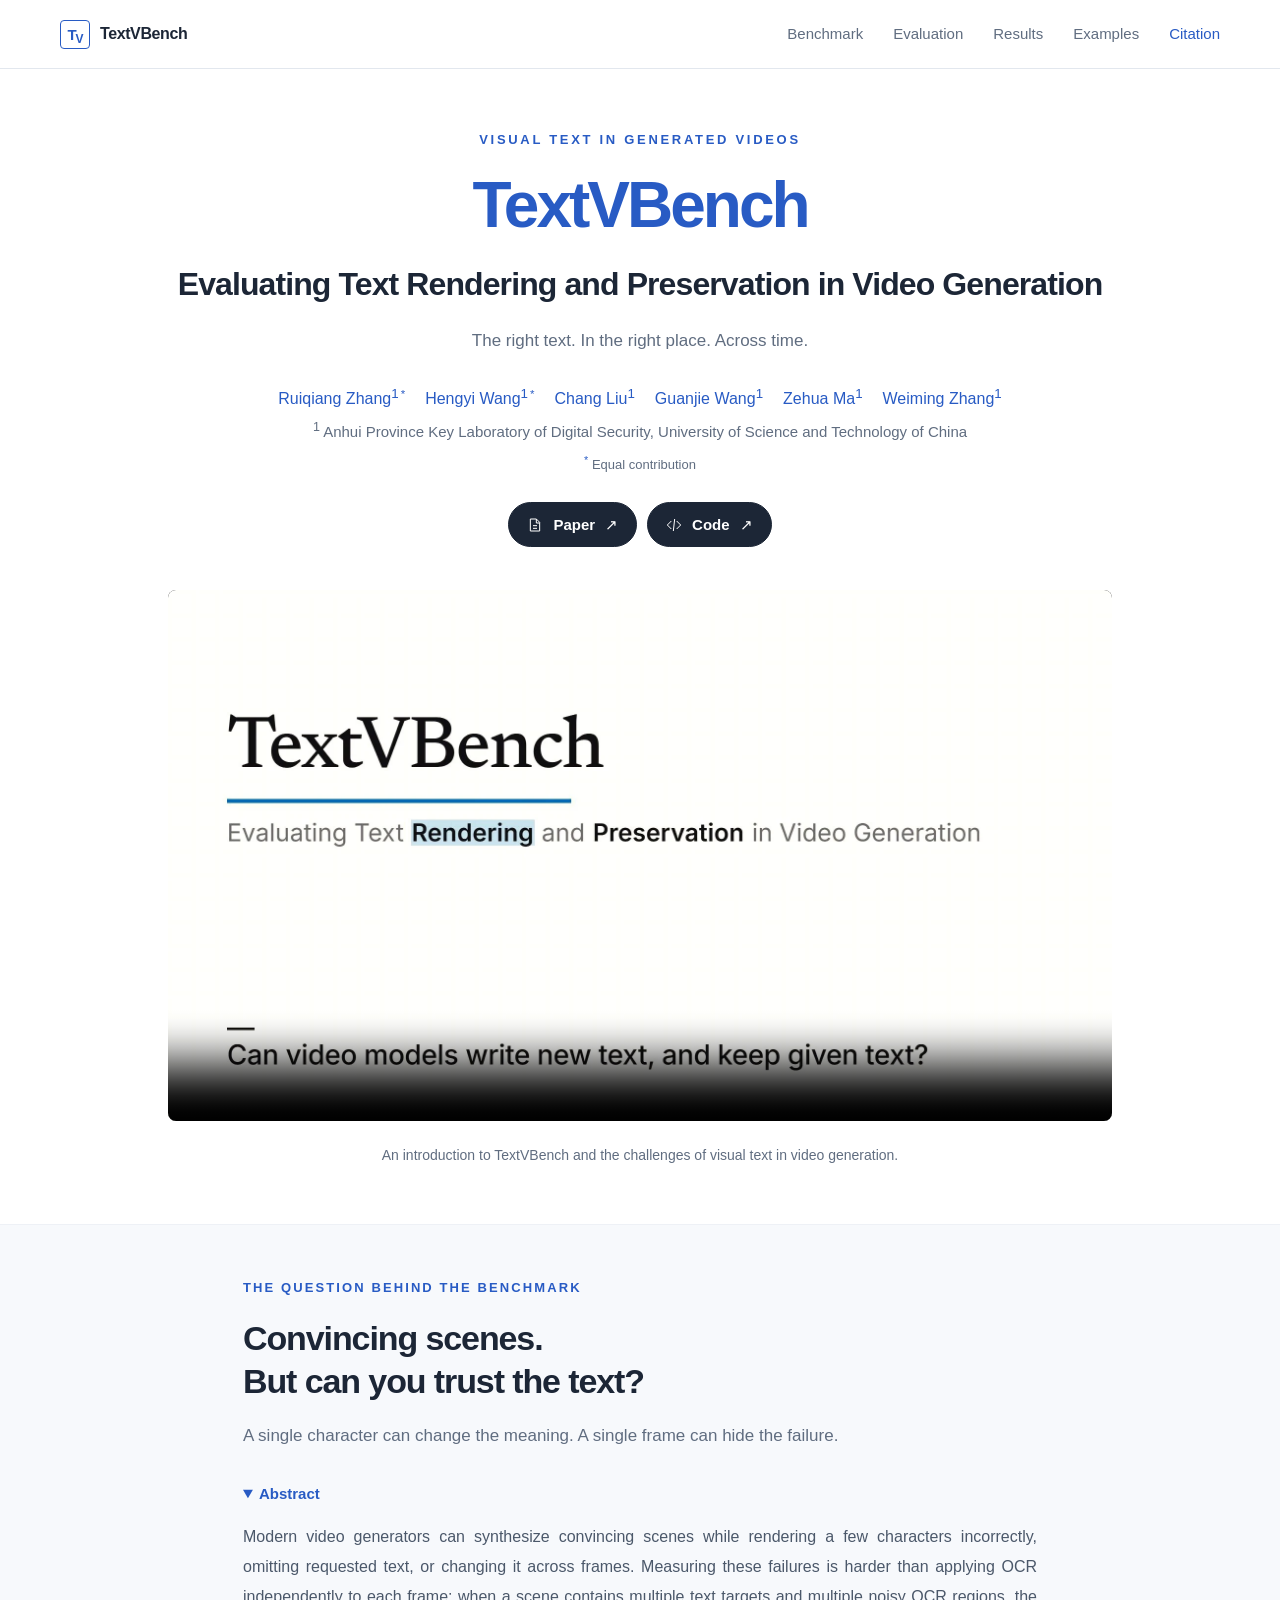
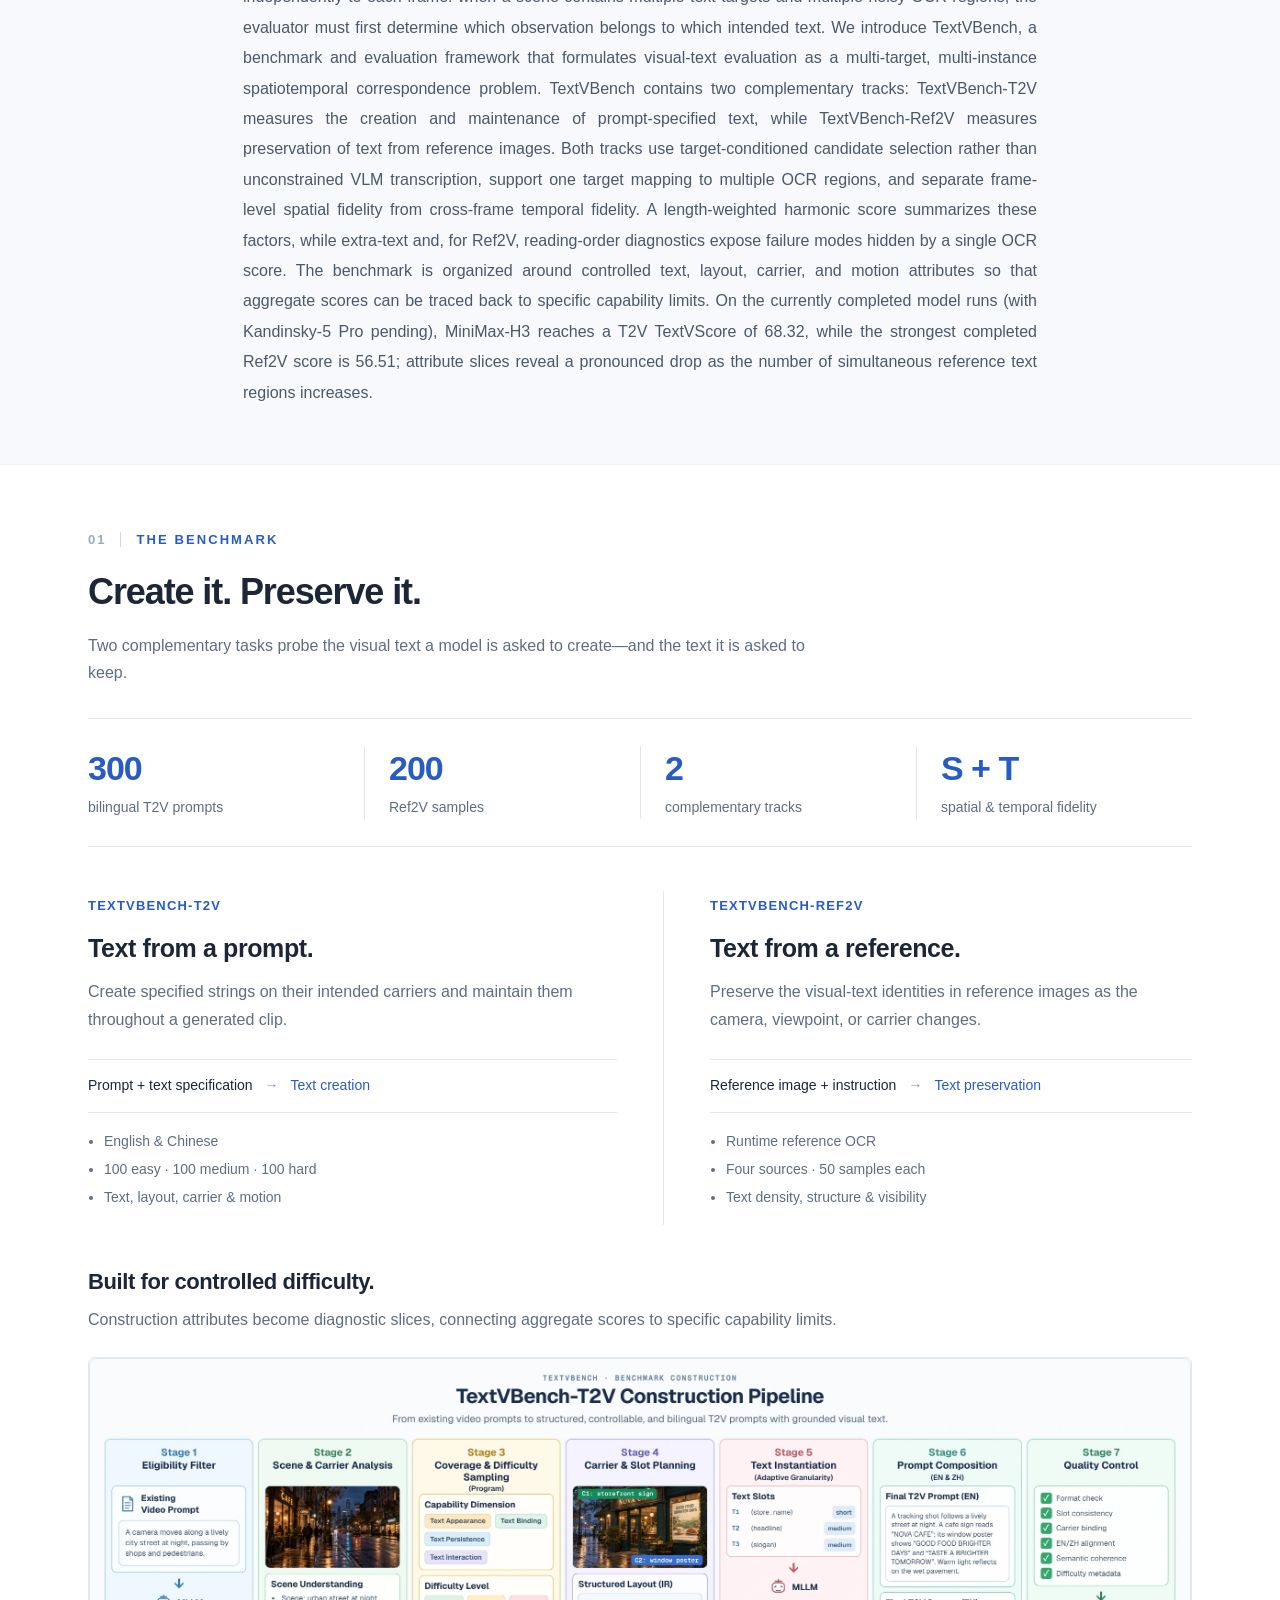
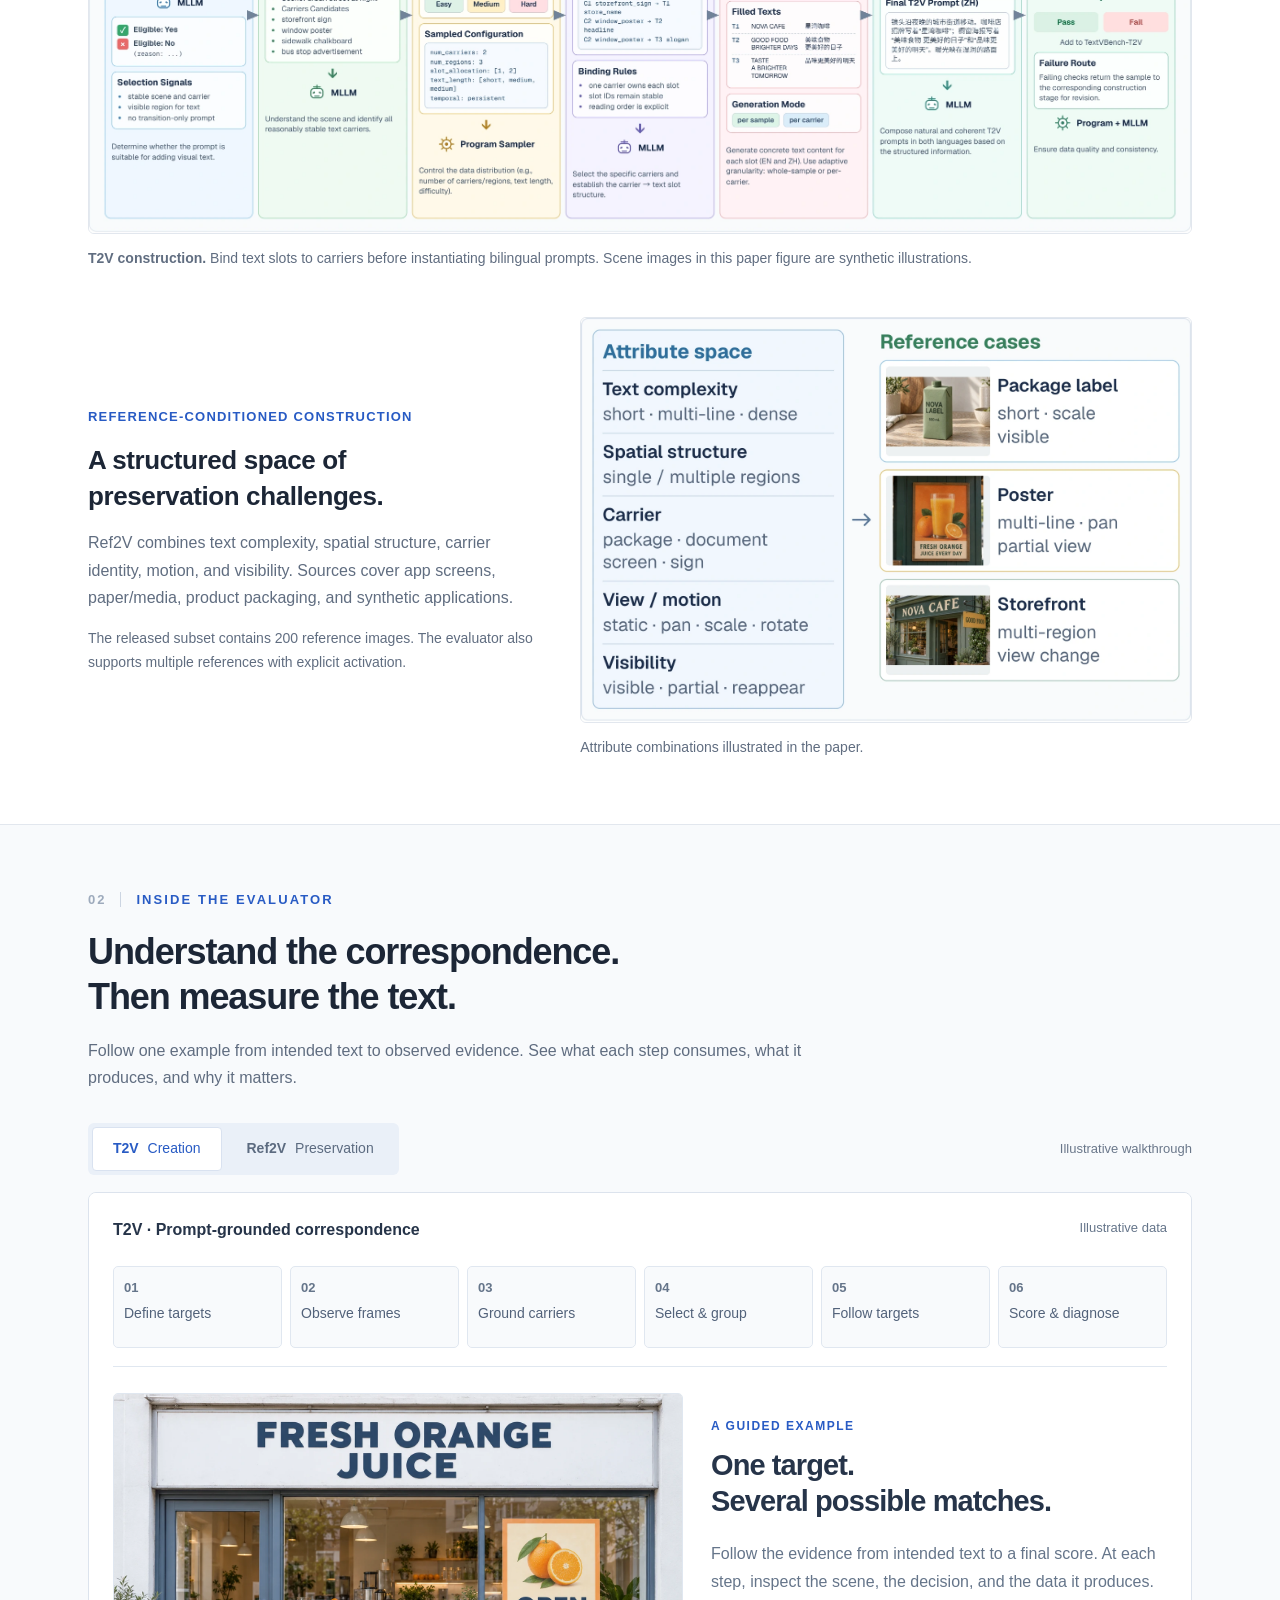
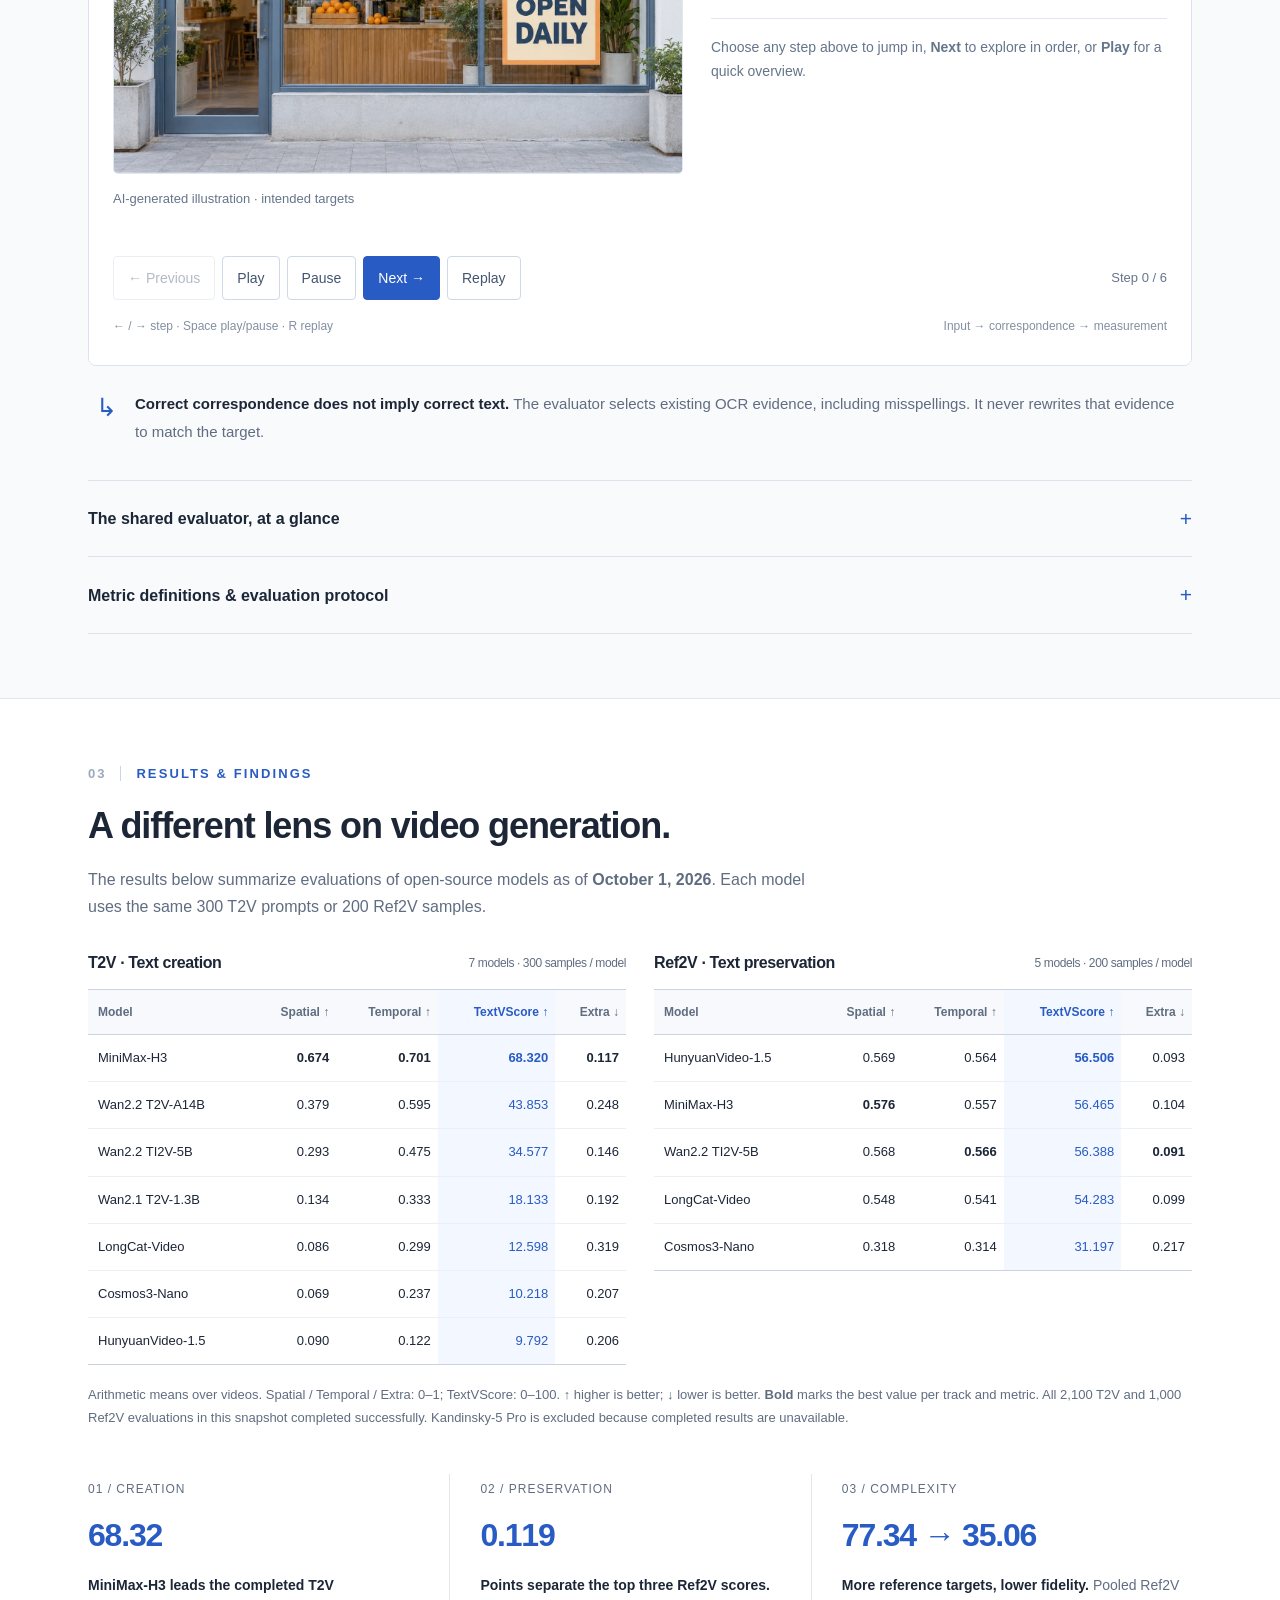
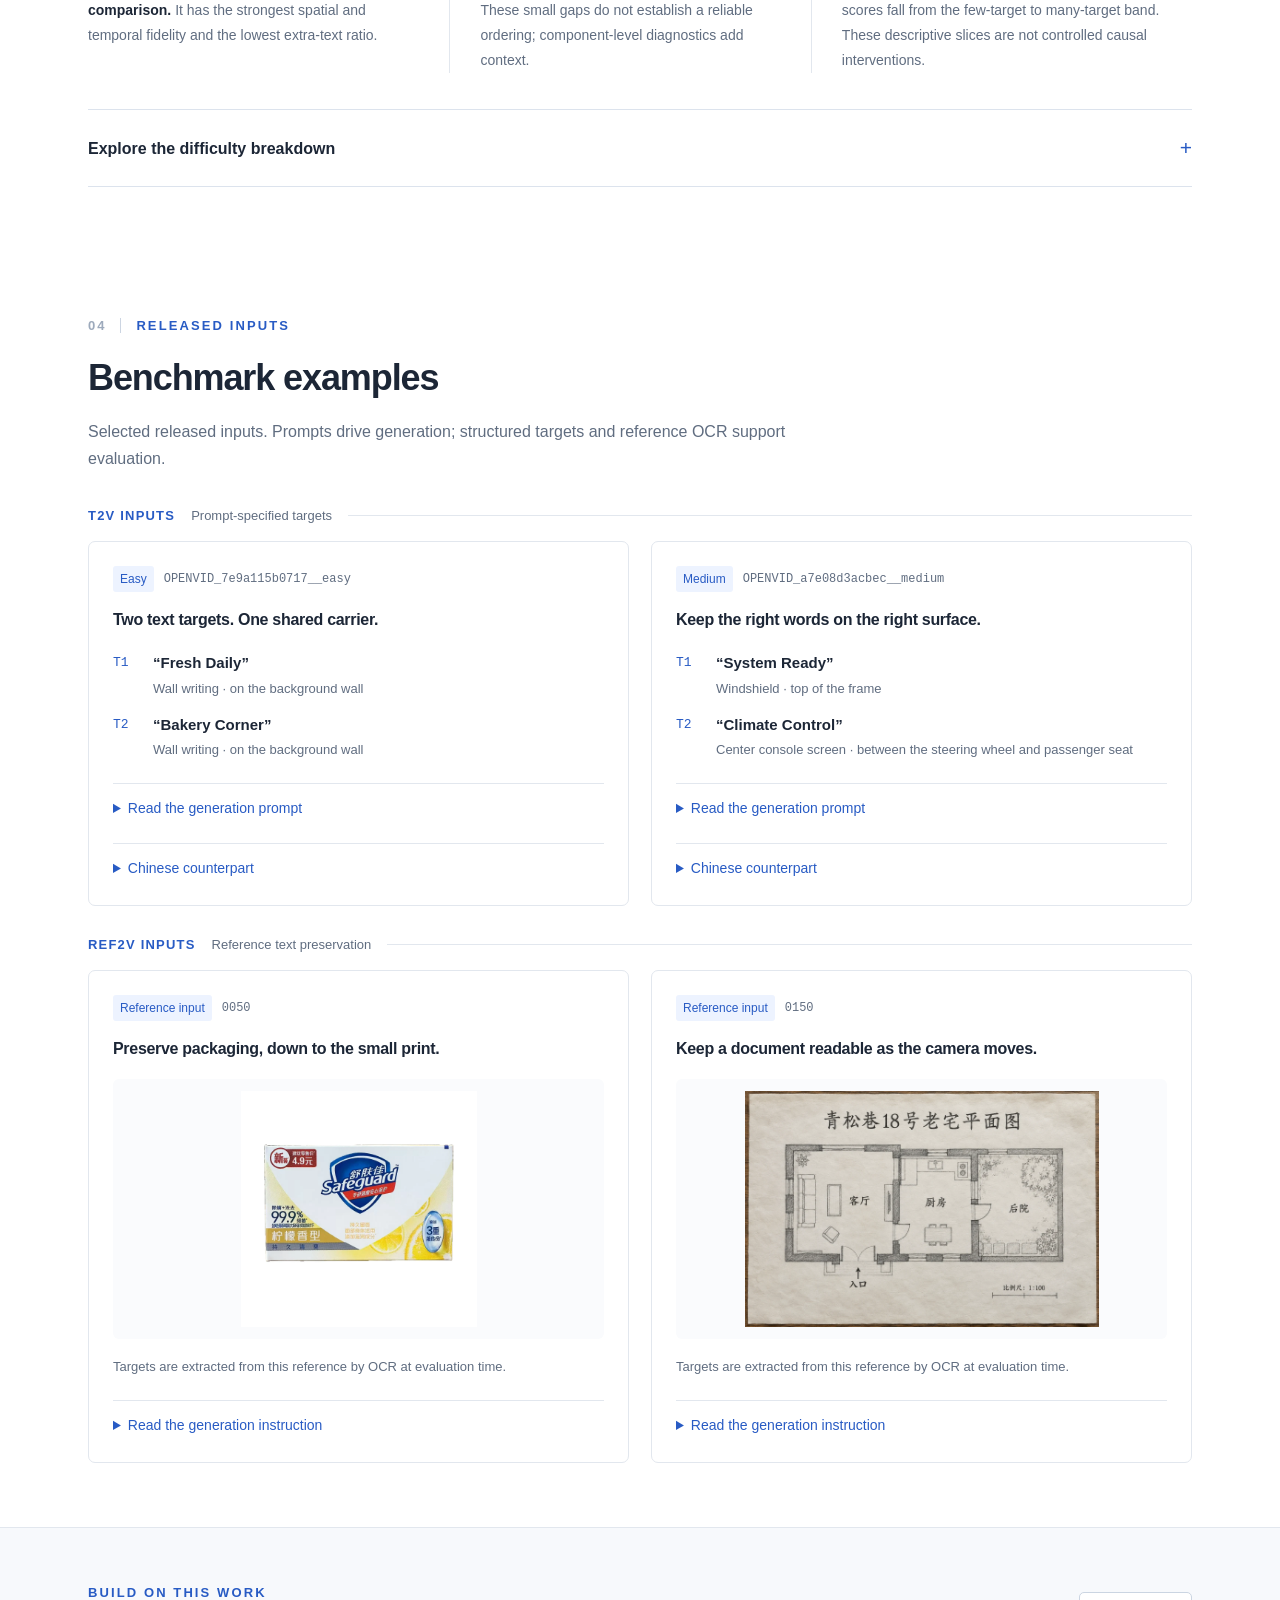
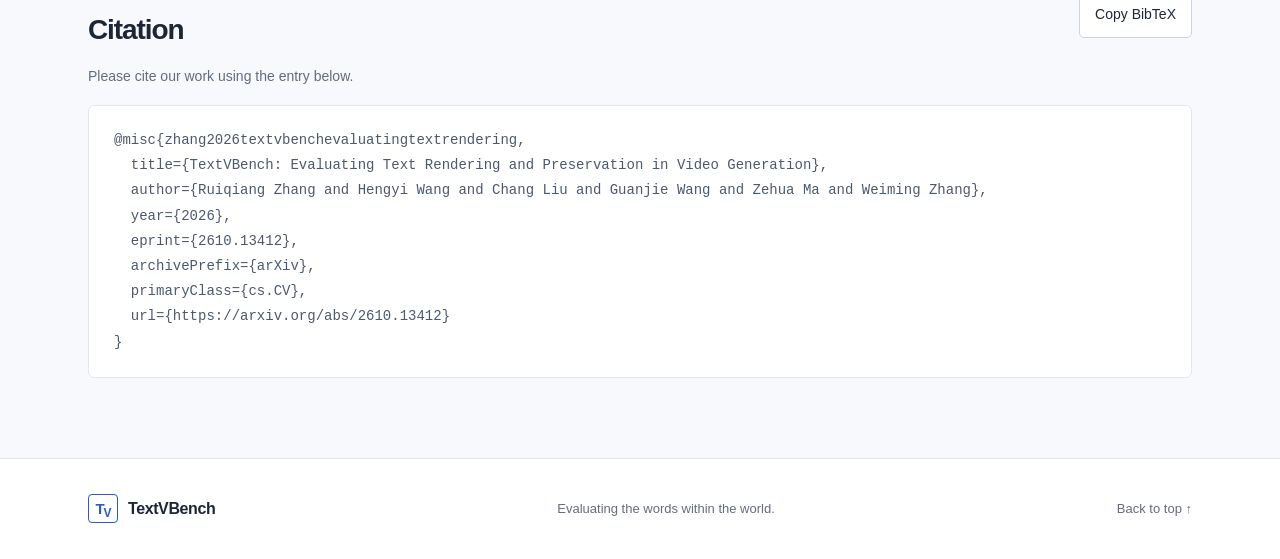
<file: index.html>
<!doctype html>
<html lang="en">
<head>
  <meta charset="utf-8">
  <meta name="viewport" content="width=device-width, initial-scale=1">
  <meta name="description" content="TextVBench evaluates visual text in generated videos through target-centric correspondence, spatial fidelity, and temporal fidelity.">
  <meta name="theme-color" content="#ffffff">
  <meta property="og:title" content="TextVBench: Evaluating Text Rendering and Preservation in Video Generation">
  <meta property="og:description" content="Two complementary benchmarks. One target-centric perspective on visual text.">
  <meta property="og:type" content="website">

  <title>TextVBench: Evaluating Text Rendering and Preservation in Video Generation</title>
  <link rel="icon" type="image/svg+xml" href="assets/images/favicon.svg">
  <link rel="stylesheet" href="assets/css/style.css">
  <script src="assets/js/main.js" defer></script>
</head>
<body>
  <a class="skip-link" href="#main">Skip to content</a>
  <header class="site-header">
    <div class="header-inner">
      <a class="wordmark" href="#" aria-label="TextVBench home"><span class="logo-mark" aria-hidden="true">T<span>V</span></span>TextVBench</a>
      <nav aria-label="Main navigation"><a href="#benchmark">Benchmark</a><a href="#evaluation">Evaluation</a><a href="#results">Results</a><a href="#examples">Examples</a><a href="#citation">Citation</a></nav>
    </div>
  </header>
  <main id="main">
    <section class="hero container" aria-labelledby="paper-title">
      <p class="eyebrow hero-eyebrow">Visual text in generated videos</p>
      <h1 id="paper-title" aria-label="TextVBench: Evaluating Text Rendering and Preservation in Video Generation"><span class="project-name">TextVBench</span><span class="paper-subtitle">Evaluating Text Rendering and Preservation in Video Generation</span></h1>
      <p class="hero-description">The right text. In the right place. Across time.</p>
      <div class="author-block"><div class="author-names"><span>Ruiqiang Zhang<sup>1</sup><sup class="equal-mark" title="Equal contribution">*</sup></span><span>Hengyi Wang<sup>1</sup><sup class="equal-mark" title="Equal contribution">*</sup></span><span>Chang Liu<sup>1</sup></span><span>Guanjie Wang<sup>1</sup></span><span>Zehua Ma<sup>1</sup></span><span>Weiming Zhang<sup>1</sup></span></div><p class="affiliations"><sup>1</sup> Anhui Province Key Laboratory of Digital Security, University of Science and Technology of China</p><p class="author-note"><sup>*</sup> Equal contribution</p></div>
      <div class="resource-links" aria-label="Project resources"><a class="resource-link" href="https://arxiv.org/abs/2610.13412"><svg viewBox="0 0 24 24" fill="none" stroke="currentColor" stroke-width="1.5" aria-hidden="true"><path d="M5 3h9l5 5v13H5zM14 3v6h5M9 13h6M9 17h6"/></svg>Paper<span aria-hidden="true">↗</span></a><a class="resource-link" href="https://github.com/zhang-zrq/TextVBench"><svg viewBox="0 0 24 24" fill="none" stroke="currentColor" stroke-width="1.5" aria-hidden="true"><path d="m8 6-6 6 6 6m8-12 6 6-6 6m-3-15-2 18"/></svg>Code<span aria-hidden="true">↗</span></a></div>
    </section>

    <section class="video-section container" aria-labelledby="video-title">
      <h2 id="video-title" class="sr-only">Project video</h2><video class="project-video" controls playsinline preload="none" aria-labelledby="video-title" poster="assets/images/video-poster.webp"><source src="assets/videos/TextVBench_full.mp4" type="video/mp4"><a href="assets/videos/TextVBench_full.mp4">Download the project video</a></video>
      <p class="media-caption">An introduction to TextVBench and the challenges of visual text in video generation.</p>
    </section>

    <section class="abstract-section" aria-labelledby="abstract-title">
      <div class="reading-width">
        <p class="eyebrow">The question behind the benchmark</p>
        <h2 id="abstract-title">Convincing scenes.<br>But can you trust the text?</h2>
        <p class="abstract-lead">A single character can change the meaning. A single frame can hide the failure.</p>
        <details class="abstract-full" open><summary>Abstract</summary><p>Modern video generators can synthesize convincing scenes while rendering a few characters incorrectly, omitting requested text, or changing it across frames. Measuring these failures is harder than applying OCR independently to each frame: when a scene contains multiple text targets and multiple noisy OCR regions, the evaluator must first determine which observation belongs to which intended text. We introduce TextVBench, a benchmark and evaluation framework that formulates visual-text evaluation as a multi-target, multi-instance spatiotemporal correspondence problem. TextVBench contains two complementary tracks: TextVBench-T2V measures the creation and maintenance of prompt-specified text, while TextVBench-Ref2V measures preservation of text from reference images. Both tracks use target-conditioned candidate selection rather than unconstrained VLM transcription, support one target mapping to multiple OCR regions, and separate frame-level spatial fidelity from cross-frame temporal fidelity. A length-weighted harmonic score summarizes these factors, while extra-text and, for Ref2V, reading-order diagnostics expose failure modes hidden by a single OCR score. The benchmark is organized around controlled text, layout, carrier, and motion attributes so that aggregate scores can be traced back to specific capability limits. On the currently completed model runs (with Kandinsky-5 Pro pending), MiniMax-H3 reaches a T2V TextVScore of 68.32, while the strongest completed Ref2V score is 56.51; attribute slices reveal a pronounced drop as the number of simultaneous reference text regions increases.</p></details>
      </div>
    </section>

    <section id="benchmark" class="section container" aria-labelledby="benchmark-title">
      <div class="section-heading"><p class="eyebrow"><span>01</span> The benchmark</p><h2 id="benchmark-title">Create it. Preserve it.</h2><p>Two complementary tasks probe the visual text a model is asked to create—and the text it is asked to keep.</p></div>
      <div class="benchmark-stats" aria-label="Benchmark at a glance"><div><strong>300</strong><span>bilingual T2V prompts</span></div><div><strong>200</strong><span>Ref2V samples</span></div><div><strong>2</strong><span>complementary tracks</span></div><div><strong>S + T</strong><span>spatial & temporal fidelity</span></div></div>
      <div class="track-overviews">
        <article class="track-overview"><span class="track-label">TextVBench-T2V</span><h3>Text from a prompt.</h3><p>Create specified strings on their intended carriers and maintain them throughout a generated clip.</p><div class="mini-flow"><span>Prompt + text specification</span><b aria-hidden="true">→</b><span>Text creation</span></div><ul class="attribute-list"><li>English & Chinese</li><li>100 easy · 100 medium · 100 hard</li><li>Text, layout, carrier & motion</li></ul></article>
        <article class="track-overview"><span class="track-label">TextVBench-Ref2V</span><h3>Text from a reference.</h3><p>Preserve the visual-text identities in reference images as the camera, viewpoint, or carrier changes.</p><div class="mini-flow"><span>Reference image + instruction</span><b aria-hidden="true">→</b><span>Text preservation</span></div><ul class="attribute-list"><li>Runtime reference OCR</li><li>Four sources · 50 samples each</li><li>Text density, structure & visibility</li></ul></article>
      </div>

      <div class="subsection-heading"><h3>Built for controlled difficulty.</h3><p>Construction attributes become diagnostic slices, connecting aggregate scores to specific capability limits.</p></div>
      <figure class="paper-figure wide-figure"><button class="figure-button" type="button" data-enlarge aria-label="Enlarge the T2V construction pipeline"><img src="assets/images/t2v-construction.webp" width="2400" height="1035" loading="lazy" alt="Seven stages create controlled bilingual T2V specifications: eligibility filtering, scene and carrier analysis, coverage sampling, carrier-slot planning, text instantiation, prompt composition, and quality control."><span class="zoom-hint">Expand figure ↗</span></button><figcaption><b>T2V construction.</b> Bind text slots to carriers before instantiating bilingual prompts. Scene images in this paper figure are synthetic illustrations.</figcaption></figure>
      <div class="construction-split"><div><span class="track-label">Reference-conditioned construction</span><h3>A structured space of<br>preservation challenges.</h3><p>Ref2V combines text complexity, spatial structure, carrier identity, motion, and visibility. Sources cover app screens, paper/media, product packaging, and synthetic applications.</p><p class="small-note">The released subset contains 200 reference images. The evaluator also supports multiple references with explicit activation.</p></div><figure class="paper-figure"><button class="figure-button" type="button" data-enlarge aria-label="Enlarge the Ref2V construction figure"><img src="assets/images/ref2v-construction.webp" width="1500" height="994" loading="lazy" alt="Ref2V construction combines text density, spatial layout, carrier type, and motion into preservation difficulty."><span class="zoom-hint">Expand figure ↗</span></button><figcaption>Attribute combinations illustrated in the paper.</figcaption></figure></div>

    </section>

    <section id="evaluation" class="section evaluation-section" aria-labelledby="evaluation-title">
      <div class="container">
        <div class="section-heading"><p class="eyebrow"><span>02</span> Inside the evaluator</p><h2 id="evaluation-title">Understand the correspondence.<br>Then measure the text.</h2><p>Follow one example from intended text to observed evidence. See what each step consumes, what it produces, and why it matters.</p></div>
        <div class="walkthrough-header"><div class="track-tabs" role="group" aria-label="Evaluation walkthrough track"><button type="button" data-track="t2v" aria-pressed="true" aria-controls="walkthrough-t2v">T2V <span>Creation</span></button><button type="button" data-track="ref2v" aria-pressed="false" aria-controls="walkthrough-ref2v">Ref2V <span>Preservation</span></button></div><span class="illustrative-label">Illustrative walkthrough</span></div>
        <div class="walkthrough-wrap" id="walkthrough-t2v"><iframe title="T2V: six steps of target-centric correspondence" src="assets/diagrams/evaluation-t2v.html?v=f84b385616a8" loading="lazy" class="walkthrough-frame" data-walkthrough></iframe></div>
        <div class="walkthrough-wrap" id="walkthrough-ref2v"><iframe title="Ref2V: six steps of reference-grounded correspondence" src="assets/diagrams/evaluation-ref2v.html?v=57d5e6ebffe3" loading="lazy" class="walkthrough-frame" data-walkthrough></iframe></div>
        <noscript><p class="small-note">Both complete walkthroughs are shown below one another. You can also <a href="assets/diagrams/evaluation-t2v.html">open T2V</a> or <a href="assets/diagrams/evaluation-ref2v.html">open Ref2V</a> separately.</p></noscript>
        <div class="method-takeaway"><span aria-hidden="true">↳</span><p><strong>Correct correspondence does not imply correct text.</strong> The evaluator selects existing OCR evidence, including misspellings. It never rewrites that evidence to match the target.</p></div>
        <details class="method-details"><summary>The shared evaluator, at a glance <span aria-hidden="true">+</span></summary><figure class="paper-figure"><button class="figure-button" type="button" data-enlarge aria-label="Enlarge the shared evaluator overview"><img src="assets/images/evaluation-overview.webp" width="2400" height="1638" loading="lazy" alt="Shared evaluator: OCR observations, target-conditioned correspondence, spatial fidelity, temporal fidelity and video-level aggregation. T2V and Ref2V differ in target source and activation."><span class="zoom-hint">Expand figure ↗</span></button><figcaption>Paper overview. Trajectories, scenes, and numerical examples in the figure are illustrative.</figcaption></figure></details>
        <details class="method-details"><summary>Metric definitions & evaluation protocol <span aria-hidden="true">+</span></summary><div class="metric-explainer"><div><h3>Spatial fidelity</h3><p>Normalized character edit similarity between a target and its matched OCR text, averaged over active observations. Whitespace and punctuation are removed; case is preserved.</p></div><div><h3>Temporal fidelity</h3><p>Text consistency between adjacent active observations of the same target. A missing match contributes zero; an inactive carrier/reference is excluded according to the track’s activation rule.</p></div><div><h3>TextVScore</h3><p class="formula">100 × 2ST / (S + T)</p><p>Targets are weighted by normalized text length. Ref2V then averages references equally. If S or T is zero, the score is zero.</p></div><div><h3>Separate diagnostics</h3><p>Extra measures unassigned readable text. Ref2V also reports reading-order preservation. Neither is folded into TextVScore.</p></div></div><p class="protocol-note">Paper protocol: 3 fps, at most 30 sampled frames, deterministic jitter, OCR confidence ≥ 0.80, at most 20 active candidates per frame, and target batches of at most three. T2V uses a 0.95 fast-match threshold. A single valid observation uses its spatial score as temporal fidelity; never-observed targets receive zero.</p></details>
      </div>
    </section>

    <section id="results" class="section container" aria-labelledby="results-title">
      <div class="section-heading"><p class="eyebrow"><span>03</span> Results & findings</p><h2 id="results-title">A different lens on video generation.</h2><p>The results below summarize evaluations of open-source models as of <strong><time datetime="2026-10-01">October 1, 2026</time></strong>. Each model uses the same 300 T2V prompts or 200 Ref2V samples.</p></div>
      <div class="results-tables"><div class="result-group"><h3>T2V · Text creation<small>7 models · 300 samples / model</small></h3><div class="table-scroll" tabindex="0" role="region" aria-label="T2V · Text creation results, scroll horizontally on small screens"><table class="results-table"><thead><tr><th scope="col">Model</th><th scope="col">Spatial ↑</th><th scope="col">Temporal ↑</th><th class="score" scope="col">TextVScore ↑</th><th scope="col">Extra ↓</th></tr></thead><tbody><tr><td>MiniMax-H3</td><td class="best"><strong>0.674</strong></td><td class="best"><strong>0.701</strong></td><td class="score best"><strong>68.320</strong></td><td class="best"><strong>0.117</strong></td></tr><tr><td>Wan2.2 T2V-A14B</td><td class="">0.379</td><td class="">0.595</td><td class="score ">43.853</td><td class="">0.248</td></tr><tr><td>Wan2.2 TI2V-5B</td><td class="">0.293</td><td class="">0.475</td><td class="score ">34.577</td><td class="">0.146</td></tr><tr><td>Wan2.1 T2V-1.3B</td><td class="">0.134</td><td class="">0.333</td><td class="score ">18.133</td><td class="">0.192</td></tr><tr><td>LongCat-Video</td><td class="">0.086</td><td class="">0.299</td><td class="score ">12.598</td><td class="">0.319</td></tr><tr><td>Cosmos3-Nano</td><td class="">0.069</td><td class="">0.237</td><td class="score ">10.218</td><td class="">0.207</td></tr><tr><td>HunyuanVideo-1.5</td><td class="">0.090</td><td class="">0.122</td><td class="score ">9.792</td><td class="">0.206</td></tr></tbody></table></div></div><div class="result-group"><h3>Ref2V · Text preservation<small>5 models · 200 samples / model</small></h3><div class="table-scroll" tabindex="0" role="region" aria-label="Ref2V · Text preservation results, scroll horizontally on small screens"><table class="results-table"><thead><tr><th scope="col">Model</th><th scope="col">Spatial ↑</th><th scope="col">Temporal ↑</th><th class="score" scope="col">TextVScore ↑</th><th scope="col">Extra ↓</th></tr></thead><tbody><tr><td>HunyuanVideo-1.5</td><td class="">0.569</td><td class="">0.564</td><td class="score best"><strong>56.506</strong></td><td class="">0.093</td></tr><tr><td>MiniMax-H3</td><td class="best"><strong>0.576</strong></td><td class="">0.557</td><td class="score ">56.465</td><td class="">0.104</td></tr><tr><td>Wan2.2 TI2V-5B</td><td class="">0.568</td><td class="best"><strong>0.566</strong></td><td class="score ">56.388</td><td class="best"><strong>0.091</strong></td></tr><tr><td>LongCat-Video</td><td class="">0.548</td><td class="">0.541</td><td class="score ">54.283</td><td class="">0.099</td></tr><tr><td>Cosmos3-Nano</td><td class="">0.318</td><td class="">0.314</td><td class="score ">31.197</td><td class="">0.217</td></tr></tbody></table></div></div></div>
      <p class="table-note">Arithmetic means over videos. Spatial / Temporal / Extra: 0–1; TextVScore: 0–100. ↑ higher is better; ↓ lower is better. <b>Bold</b> marks the best value per track and metric. All 2,100 T2V and 1,000 Ref2V evaluations in this snapshot completed successfully. Kandinsky-5 Pro is excluded because completed results are unavailable.</p>
      <div class="findings"><article><span class="finding-index">01 / Creation</span><h3>68.32</h3><p><strong>MiniMax-H3 leads the completed T2V comparison.</strong> It has the strongest spatial and temporal fidelity and the lowest extra-text ratio.</p></article><article><span class="finding-index">02 / Preservation</span><h3>0.119</h3><p><strong>Points separate the top three Ref2V scores.</strong> These small gaps do not establish a reliable ordering; component-level diagnostics add context.</p></article><article><span class="finding-index">03 / Complexity</span><h3>77.34 → 35.06</h3><p><strong>More reference targets, lower fidelity.</strong> Pooled Ref2V scores fall from the few-target to many-target band. These descriptive slices are not controlled causal interventions.</p></article></div>
      <details class="method-details"><summary>Explore the difficulty breakdown <span aria-hidden="true">+</span></summary><figure class="paper-figure scaling-figure"><button class="figure-button" type="button" data-enlarge aria-label="Enlarge the difficulty analysis"><img src="assets/images/scaling-analysis.webp" width="1400" height="1750" loading="lazy" alt="Model-wise TextVScore heatmaps across T2V difficulty and Ref2V reference target load, with pooled results and first-to-last band changes."><span class="zoom-hint">Expand figure ↗</span></button><figcaption>Difficulty slices expose different robustness profiles. Ref2V target count co-varies with source, layout, and text length.</figcaption></figure></details>
    </section>

    <section id="examples" class="section container" aria-labelledby="examples-title">
      <div class="section-heading"><p class="eyebrow"><span>04</span> Released inputs</p><h2 id="examples-title">Benchmark examples</h2><p>Selected released inputs. Prompts drive generation; structured targets and reference OCR support evaluation.</p></div>
      <div class="sample-group-heading"><span class="track-label">T2V inputs</span><span>Prompt-specified targets</span></div>
      <div class="sample-grid"><article class="sample-card"><div class="sample-meta"><span class="difficulty">Easy</span><span class="sample-id">OPENVID_7e9a115b0717__easy</span></div><h4>Two text targets. One shared carrier.</h4><div class="target-rows"><div class="target-row"><span class="target-id">T1</span><div><q>Fresh Daily</q><small>Wall writing · on the background wall</small></div></div><div class="target-row"><span class="target-id">T2</span><div><q>Bakery Corner</q><small>Wall writing · on the background wall</small></div></div></div><details><summary>Read the generation prompt</summary><p>A person is seen cutting a loaf of dark brown bread on a wooden cutting board. The bread is a type of whole grain or rye bread. The person is using a large knife to slice the bread, which is placed on the cutting board. The cutting board is placed on a table, and there is another loaf of bread in the background. The person appears to be in the process of slicing the bread, as there are already a few slices cut from the loaf. On the background wall, there is a wall writing that reads &#x27;Fresh Daily&#x27; as a headline and &#x27;Bakery Corner&#x27; as a subtitle. The overall style of the video is simple and straightforward, focusing on the act of cutting the bread.</p></details><details><summary>Chinese counterpart</summary><p class="zh" lang="zh">视频中，一个人正在木质砧板上切一条深棕色的面包。面包是某种全麦或黑麦面包。这个人正在用一把大菜刀切面包，面包放在砧板上。砧板放在桌子上，背景中还有另一条面包。这个人似乎正在切面包，因为面包上已经切了几片。在背景墙上，有一面墙上的文字，标题写着“每日新鲜”，副标题写着“烘焙角落”。视频的整体风格简单明了，专注于切面包的动作。</p></details></article><article class="sample-card"><div class="sample-meta"><span class="difficulty">Medium</span><span class="sample-id">OPENVID_a7e08d3acbec__medium</span></div><h4>Keep the right words on the right surface.</h4><div class="target-rows"><div class="target-row"><span class="target-id">T1</span><div><q>System Ready</q><small>Windshield · top of the frame</small></div></div><div class="target-row"><span class="target-id">T2</span><div><q>Climate Control</q><small>Center console screen · between the steering wheel and passenger seat</small></div></div></div><details><summary>Read the generation prompt</summary><p>A close-up shot of a clean, well-lit car interior, focusing on a black steering wheel with a silver accent and a white leather passenger seat to its right. At the top of the frame, the windshield displays the persistent text &#x27;System Ready&#x27;. Between the steering wheel and the passenger seat, the center console screen shows the persistent label &#x27;Climate Control&#x27;. The camera remains steady, capturing the static, well-maintained environment without any people or other objects.</p></details><details><summary>Chinese counterpart</summary><p class="zh" lang="zh">一个明亮整洁的汽车内部特写镜头，聚焦于带有银色装饰的黑色方向盘，以及其右侧的白色皮革乘客座椅。在画面顶部，挡风玻璃上持续显示文字“系统就绪”。在方向盘和乘客座椅之间，中控屏幕上持续显示标签“空调控制”。镜头保持静止，捕捉这个没有人物或其他物体的静态、保养良好的环境。</p></details></article></div>
      <div class="sample-group-heading"><span class="track-label">Ref2V inputs</span><span>Reference text preservation</span></div>
      <div class="sample-grid"><article class="sample-card"><div class="sample-meta"><span class="difficulty">Reference input</span><span class="sample-id">0050</span></div><h4>Preserve packaging, down to the small print.</h4><button type="button" class="figure-button reference-image-button" data-enlarge aria-label="Enlarge reference 0050"><img class="reference-image" src="assets/images/reference-0050.webp" width="1276" height="1276" loading="lazy" alt="Released reference image for Ref2V sample 0050: Preserve packaging, down to the small print."><span class="zoom-hint">View original ↗</span></button><p class="reference-note">Targets are extracted from this reference by OCR at evaluation time.</p><details><summary>Read the generation instruction</summary><p>A clean studio product showcase of the Safeguard laundry detergent box on a white background. The camera performs a slow, gentle push-in toward the front of the packaging, keeping the box centered and fully readable throughout. Soft, even lighting highlights the blue shield logo, lemon graphics, and all printed text and labels, which must remain exactly as shown with no changes. The motion is mild and stable, presenting the product as the clear main subject in a short commercial style.</p></details></article><article class="sample-card"><div class="sample-meta"><span class="difficulty">Reference input</span><span class="sample-id">0150</span></div><h4>Keep a document readable as the camera moves.</h4><button type="button" class="figure-button reference-image-button" data-enlarge aria-label="Enlarge reference 0150"><img class="reference-image" src="assets/images/reference-0150.webp" width="1536" height="1024" loading="lazy" alt="Released reference image for Ref2V sample 0150: Keep a document readable as the camera moves."><span class="zoom-hint">View original ↗</span></button><p class="reference-note">Targets are extracted from this reference by OCR at evaluation time.</p><details><summary>Read the generation instruction</summary><p>An aged, pencil-drawn floor plan of an old house rests flat on a plain wooden surface, framed in a nearly straight-on view so its hand-lettered title, interior room labels, entrance arrow, and scale bar stay crisp, stable, and fully unobstructed. A slow, restrained camera push-in drifts forward while soft natural light shifts gently across the textured paper and the sheet edge flutters almost imperceptibly. The entire drawing, layout, and every existing mark remain unchanged throughout this single continuous shot.</p></details></article></div>
    </section>

    <section id="citation" class="citation-section" aria-labelledby="citation-title"><div class="container"><div class="citation-heading"><div><p class="eyebrow">Build on this work</p><h2 id="citation-title">Citation</h2></div><button class="copy-button" type="button" data-copy-citation>Copy BibTeX</button></div><p class="small-note">Please cite our work using the entry below.</p><pre id="bibtex"><code>@misc{zhang2026textvbenchevaluatingtextrendering,
  title={TextVBench: Evaluating Text Rendering and Preservation in Video Generation},
  author={Ruiqiang Zhang and Hengyi Wang and Chang Liu and Guanjie Wang and Zehua Ma and Weiming Zhang},
  year={2026},
  eprint={2610.13412},
  archivePrefix={arXiv},
  primaryClass={cs.CV},
  url={https://arxiv.org/abs/2610.13412}
}</code></pre><p class="copy-status" role="status" aria-live="polite"></p></div></section>
  </main>
  <footer class="site-footer container"><a class="wordmark" href="#"><span class="logo-mark" aria-hidden="true">T<span>V</span></span>TextVBench</a><p>Evaluating the words within the world.</p><a href="#main">Back to top ↑</a></footer>
  <dialog class="image-dialog" aria-labelledby="image-dialog-title"><div class="dialog-toolbar"><h2 id="image-dialog-title">Figure detail</h2><button type="button" data-close-dialog aria-label="Close enlarged figure">Close ×</button></div><img alt=""><p>Scroll to inspect the full figure. Press Escape to close.</p></dialog>
</body>
</html>
</file>
<file: assets/css/style.css>
:root{--ink:#1c2636;--muted:#606d80;--blue:#285bc4;--blue-dark:#204d9e;--line:#e2e7ee;--wash:#f7f9fc;--soft-blue:#edf3ff;--sans:Inter,"Helvetica Neue",Arial,sans-serif;--mono:"SFMono-Regular",Consolas,monospace;scroll-behavior:smooth;scroll-padding-top:86px}
*{box-sizing:border-box}body{margin:0;color:var(--ink);background:#fff;font-family:var(--sans);font-size:16px;line-height:1.7;-webkit-font-smoothing:antialiased}button,input,select{font:inherit}button,a{-webkit-tap-highlight-color:transparent}button{cursor:pointer}a{color:var(--blue);text-decoration:none}a:hover{text-decoration:underline}button:focus-visible,a:focus-visible,summary:focus-visible,[tabindex]:focus-visible{outline:3px solid #628bdc;outline-offset:4px}img{max-width:100%;height:auto;display:block}figure{margin:0}h1,h2,h3,p{margin:0}h2{font-size:36px;line-height:1.25;letter-spacing:-1.1px;font-weight:650}h3{font-size:22px;line-height:1.4;letter-spacing:-.4px;font-weight:600}p+p{margin-top:16px}button{color:inherit}pre{white-space:pre-wrap;overflow-wrap:anywhere;font-family:var(--mono)}[hidden]{display:none!important}
.container{max-width:1160px;margin-inline:auto;padding-inline:28px}
.reading-width{max-width:850px;margin-inline:auto;padding-inline:28px}
.skip-link{position:fixed;top:-80px;left:20px;background:var(--blue);color:white;padding:10px 18px;z-index:30}
.skip-link:focus{top:12px}
.site-header{position:sticky;top:0;z-index:10;background:rgba(255,255,255,.97);border-bottom:1px solid var(--line)}
.header-inner{max-width:1216px;min-height:68px;margin:auto;padding:0 28px;display:flex;align-items:center;justify-content:space-between;gap:28px}
.wordmark{display:inline-flex;align-items:center;gap:10px;color:var(--ink);font-size:16px;letter-spacing:-.4px;font-weight:700}
.wordmark:hover{text-decoration:none}
.logo-mark{color:var(--blue);border:1.5px solid var(--blue);border-radius:4px;font-size:15px;line-height:27px;text-align:center;width:30px;height:29px;letter-spacing:-1px;position:relative}
.logo-mark span{font-size:12px;position:relative;top:3px}
.site-header nav{display:flex;gap:30px;font-size:15px;font-weight:500}
.site-header nav a{color:var(--muted)}
.site-header nav a:hover,.site-header nav a[aria-current]{color:var(--blue)}
.hero{text-align:center;padding-top:60px;padding-bottom:43px}
.eyebrow{font-size:13px;text-transform:uppercase;letter-spacing:2.1px;font-weight:650;color:var(--blue);margin-bottom:18px}
.hero-eyebrow{letter-spacing:2.7px}
.project-name{display:block;font-size:64px;line-height:1.15;letter-spacing:-3px;color:var(--blue);font-weight:740;margin-bottom:20px}
.paper-subtitle{display:block;font-size:32px;line-height:1.35;letter-spacing:-.9px;font-weight:600}
.hero-description{color:var(--muted);font-size:17px;margin-top:21px}
.author-block{margin-top:27px;font-size:16px}
.author-names{color:var(--blue);display:flex;justify-content:center;gap:8px 20px;flex-wrap:wrap}
.affiliations{color:var(--muted);font-size:15px;margin-top:5px}
.equal-mark{color:var(--blue);font-size:.72em;margin-left:2px}
.author-note{color:var(--muted);font-size:13px;margin:6px 0 0}
.author-note sup{color:var(--blue)}
.resource-links{display:flex;justify-content:center;gap:10px;flex-wrap:wrap;margin-top:26px}
.resource-link{display:inline-flex;align-items:center;gap:10px;line-height:1.4;padding:11px 18px;border-radius:25px;font-size:15px;color:#fff;background:var(--ink);border:1px solid var(--ink);font-weight:550}
.resource-link svg{width:16px;height:16px}
.resource-link small{font-size:12px;font-weight:400;opacity:.75;border-left:1px solid #ffffff4d;padding-left:9px}
.resource-link[aria-disabled]{background:#f3f5f8;color:#586477;border-color:var(--line);cursor:default}
.resource-link[aria-disabled] small{border-color:#c5cdd9}
.resource-link:hover{text-decoration:none}
.resource-link[href]:hover{background:var(--blue);border-color:var(--blue)}
.video-section{max-width:1000px;padding-bottom:56px}
.video-placeholder{aspect-ratio:16/9;display:flex;flex-direction:column;align-items:center;justify-content:center;background:#f7f8fa;border:1px solid #e4e8ed;border-radius:8px;position:relative}
.video-placeholder::before,.video-placeholder::after{content:"";width:28px;height:28px;border:1px solid #b8c8df;position:absolute}
.video-placeholder::before{top:24px;left:24px;border-right:0;border-bottom:0}
.video-placeholder::after{bottom:24px;right:24px;border-left:0;border-top:0}
.video-symbol{width:64px;height:48px;border:1px solid #cbd5e3;border-radius:5px;display:grid;grid-template-columns:repeat(3,1fr);padding:7px;gap:5px;margin-bottom:20px}
.video-symbol span{border:1px solid #d6deea;background:#eff2f7;border-radius:2px}
.video-placeholder h2{font-size:20px;letter-spacing:-.3px;font-weight:550;color:#627188}
.video-placeholder p{margin-top:5px;color:#8491a3;font-size:15px}
.project-video{width:100%;aspect-ratio:16/9;background:#111;border-radius:8px}
.media-caption{text-align:center;color:var(--muted);font-size:14px;margin-top:15px}
.abstract-section{background:var(--wash);padding:52px 0 56px;border-block:1px solid #eef1f6}
.abstract-section h2{font-size:34px}
.abstract-lead{font-size:17px;color:var(--muted);margin-top:20px;margin-bottom:30px}
.abstract-full summary{font-size:15px;font-weight:600;cursor:pointer;color:var(--blue);list-style-position:inside}
.abstract-full p{font-size:16px;line-height:1.9;color:#4b586a;margin-top:15px;text-align:justify}
.section{padding-top:64px;padding-bottom:64px}
.section-heading{max-width:780px;margin-bottom:32px}
.section-heading .eyebrow span{color:#9daabc;border-right:1px solid #ccd5e2;padding-right:13px;margin-right:10px}
.section-heading>p:last-child{color:var(--muted);font-size:16px;margin-top:18px;max-width:720px}
.benchmark-stats{display:grid;grid-template-columns:repeat(4,1fr);border-block:1px solid var(--line);padding:27px 0;margin-bottom:44px}
.benchmark-stats>div{padding:0 24px;border-left:1px solid var(--line)}
.benchmark-stats>div:first-child{padding-left:0;border:0}
.benchmark-stats strong{display:block;font-size:34px;font-weight:600;letter-spacing:-1px;color:var(--blue);line-height:1.3}
.benchmark-stats span{display:block;font-size:14px;color:var(--muted);margin-top:5px}
.track-overviews{display:grid;grid-template-columns:1fr 1fr;gap:46px}
.track-overview+.track-overview{border-left:1px solid var(--line);padding-left:46px}
.track-label{font-size:13px;letter-spacing:1.2px;text-transform:uppercase;font-weight:650;color:var(--blue)}
.track-overview h3{margin:12px 0;font-size:25px}
.track-overview p{color:var(--muted);font-size:16px;line-height:1.8}
.mini-flow{display:flex;align-items:center;gap:12px;margin-top:24px;padding:14px 0;border-block:1px solid var(--line);font-size:14px}
.mini-flow b{color:#8094b6}
.mini-flow span:last-child{color:var(--blue)}
.attribute-list{padding-left:16px;font-size:14px;color:var(--muted);line-height:2}
.subsection-heading{margin:42px 0 24px}
.subsection-heading p{color:var(--muted);font-size:16px;margin-top:8px}
.paper-figure figcaption{font-size:14px;line-height:1.7;color:var(--muted);margin-top:13px}
.figure-button{display:block;position:relative;width:100%;padding:0;border:1px solid var(--line);border-radius:6px;background:white;overflow:hidden;text-align:left}
.figure-button:hover{border-color:#b4c5e1}
.zoom-hint{position:absolute;bottom:10px;right:10px;background:rgba(255,255,255,.95);border:1px solid var(--line);border-radius:4px;padding:3px 9px;font-size:12px;color:var(--blue);opacity:0;transition:opacity .16s}
.figure-button:hover .zoom-hint,.figure-button:focus-visible .zoom-hint{opacity:1}
.construction-split{display:grid;grid-template-columns:.85fr 1.15fr;gap:40px;align-items:center;margin-top:46px}
.construction-split h3{margin:12px 0 15px;font-size:26px}
.construction-split p{font-size:16px;color:var(--muted)}
.construction-split .small-note{font-size:14px}
.sample-group-heading{display:flex;align-items:center;gap:16px;margin:28px 0 14px;font-size:13px;color:var(--muted)}
.sample-group-heading:after{content:"";height:1px;background:var(--line);flex:1}
.sample-grid{display:grid;grid-template-columns:1fr 1fr;gap:22px}
.sample-card{border:1px solid var(--line);border-radius:7px;padding:24px;min-width:0}
.sample-meta{display:flex;gap:10px;align-items:center;margin-bottom:16px;flex-wrap:wrap;font-size:12px;font-family:var(--mono);color:var(--muted)}
.sample-id{overflow-wrap:anywhere}
.difficulty{background:var(--soft-blue);color:var(--blue);padding:3px 7px;border-radius:3px;font-family:var(--sans);font-size:12px}
.sample-card h4{font-size:16px;line-height:1.5;font-weight:600;margin:0 0 18px;letter-spacing:-.3px}
.target-rows{display:flex;flex-direction:column;gap:12px}
.target-row{display:grid;grid-template-columns:30px 1fr;gap:10px;font-size:15px}
.target-id{font:13px/1.7 var(--mono);color:var(--blue);padding-top:2px}
.target-row q{quotes:'“' '”';display:block;font-weight:550}
.target-row small{font-size:13px;color:var(--muted);display:block;margin-top:2px}
.sample-card details{margin-top:22px;padding-top:13px;border-top:1px solid var(--line)}
.sample-card summary{font-size:14px;color:var(--blue);cursor:pointer}
.sample-card details p{font-size:14px;line-height:1.85;color:var(--muted);margin-top:12px}
.sample-card .zh{font-size:15px}
.reference-image{height:260px;width:100%;object-fit:contain;background:#fafbfd;padding:12px}
.reference-image-button{margin-bottom:17px;border:0;background:#fafbfd}
.reference-note{font-size:13px;color:var(--muted);margin-top:12px}
.evaluation-section{background:#f8fafc;border-block:1px solid var(--line)}
.walkthrough-header{display:flex;align-items:center;justify-content:space-between;gap:12px;margin-bottom:17px}
.track-tabs{display:flex;background:#eaf0f8;padding:4px;border-radius:6px;gap:4px}
.track-tabs button{border:1px solid transparent;background:transparent;padding:9px 20px;font-size:14px;border-radius:4px;color:#5c6b80;font-weight:600}
.track-tabs button[aria-pressed=true]{background:white;border-color:#d9e2f0;color:var(--blue)}
.track-tabs button span{font-weight:400;margin-left:5px}
.illustrative-label{color:#6a778a;font-size:13px}
.walkthrough-wrap{border:1px solid #dce3ed;border-radius:8px;overflow:hidden;background:#fff;margin-top:10px}
.walkthrough-frame{display:block;width:100%;height:870px;border:0}
.method-takeaway{display:flex;gap:18px;margin:24px 0 34px;padding:0 8px;align-items:flex-start}
.method-takeaway>span{font-size:25px;color:var(--blue);line-height:1.4}
.method-takeaway p{font-size:15px;color:var(--muted);line-height:1.85}
.method-takeaway strong{color:var(--ink)}
.method-details{border-top:1px solid #dce3ed;padding:20px 0}
.method-details:last-child{border-bottom:1px solid #dce3ed}
.method-details>summary{display:flex;justify-content:space-between;align-items:center;gap:20px;font-size:16px;font-weight:550;list-style:none;cursor:pointer}
.method-details>summary::-webkit-details-marker{display:none}
.method-details>summary>span{font-size:21px;font-weight:400;color:var(--blue)}
.method-details[open]>summary{margin-bottom:25px}
.method-details[open]>summary>span{transform:rotate(45deg)}
.metric-explainer{display:grid;grid-template-columns:1fr 1fr;gap:26px 36px}
.metric-explainer h3{font-size:16px;margin-bottom:7px}
.metric-explainer p{font-size:15px;color:var(--muted)}
.metric-explainer .formula{color:var(--blue);font-size:19px}
.protocol-note{margin-top:25px;font-size:14px;color:var(--muted);padding-top:20px;border-top:1px solid var(--line)}
.results-tables{display:grid;grid-template-columns:1fr 1fr;gap:28px}
.result-group{min-width:0}
.result-group h3{font-size:16px;margin-bottom:14px;display:flex;justify-content:space-between;align-items:center}
.result-group h3 small{font-size:12px;color:var(--muted);font-weight:400}
.table-scroll{overflow-x:auto;border-block:1px solid #c9d3e2}
.results-table{border-collapse:collapse;width:100%;font-size:13px;font-variant-numeric:tabular-nums;white-space:nowrap}
.results-table th{text-align:right;padding:12px 7px;font-weight:600;color:var(--muted);border-bottom:1px solid #c9d3e2;background:var(--wash);font-size:12px}
.results-table th:first-child,.results-table td:first-child{text-align:left;padding-left:10px}
.results-table td{text-align:right;padding:12px 7px;border-bottom:1px solid #ecf0f5}
.results-table tr:last-child td{border-bottom:0}
.results-table tbody tr:hover{background:#f7faff}
.results-table .score{color:var(--blue);background:#f3f7ff}
.results-table .best{font-weight:750}
.table-note{font-size:13px;line-height:1.8;color:var(--muted);margin-top:18px}
.findings{display:grid;grid-template-columns:1fr 1fr 1.15fr;gap:30px;margin:44px 0 36px}
.findings article+article{border-left:1px solid var(--line);padding-left:30px}
.finding-index{font-size:12px;letter-spacing:1px;text-transform:uppercase;color:var(--muted)}
.findings h3{font-size:32px;letter-spacing:-1.2px;color:var(--blue);margin:12px 0 15px;white-space:nowrap}
.findings p{color:var(--muted);font-size:14px;line-height:1.8}
.findings strong{font-weight:550;color:var(--ink)}
.scaling-figure{max-width:740px;margin-inline:auto}
.citation-section{background:var(--wash);border-block:1px solid var(--line);padding:54px 0}
.citation-heading{display:flex;justify-content:space-between;align-items:center;gap:20px}
.citation-heading .eyebrow{margin-bottom:8px}
.citation-heading h2{font-size:28px}
.copy-button{background:white;border:1px solid #cbd5e2;border-radius:5px;font-size:14px;padding:10px 15px;min-height:44px}
.copy-button:hover{border-color:var(--blue);color:var(--blue)}
.small-note{font-size:14px;color:var(--muted)}
.citation-section .small-note{margin-top:18px}
.citation-section pre{font-size:14px;line-height:1.8;background:#fff;padding:22px 25px;border:1px solid var(--line);border-radius:6px;margin:16px 0 0;color:#4b596f}
.copy-status{font-size:14px;color:var(--blue);min-height:21px;margin-top:5px}
.site-footer{display:flex;align-items:center;justify-content:space-between;gap:20px;min-height:100px}
.site-footer p,.site-footer>a:last-child{font-size:13px;color:var(--muted)}
.site-footer .wordmark{font-size:16px}
.image-dialog{border:1px solid #d6dfed;border-radius:8px;padding:20px;max-width:min(96vw,1500px);max-height:94vh;background:white}
.image-dialog::backdrop{background:rgba(18,30,48,.7)}
.dialog-toolbar{display:flex;align-items:center;justify-content:space-between;gap:20px;position:sticky;top:-20px;background:#fff;padding:8px 0 15px;z-index:1}
.dialog-toolbar h2{font-size:16px;letter-spacing:0}
.dialog-toolbar button{background:var(--wash);border:1px solid var(--line);padding:8px 15px;min-height:44px;border-radius:4px;font-size:15px}
.image-dialog img{width:auto;max-width:100%;height:auto;margin:auto}
.image-dialog>p{font-size:13px;color:var(--muted);margin-top:14px}
@media(min-width:1400px){.hero{padding-top:64px}
.project-name{font-size:70px}}
@media(max-width:1000px){.results-tables{grid-template-columns:1fr}
.results-table{font-size:14px}
.results-table th{font-size:13px}
.results-table td,.results-table th{padding:13px 10px}
.findings{gap:20px}
.findings article+article{padding-left:20px}
.findings h3{font-size:27px}
.construction-split{gap:24px}}
@media(max-width:720px){:root{scroll-padding-top:100px}
.container,.reading-width{padding-inline:22px}
.header-inner{padding:12px 20px;min-height:64px;gap:10px;flex-wrap:wrap}
.site-header nav{gap:8px 17px;font-size:13px;flex-wrap:wrap}
.wordmark{font-size:16px}
.hero{padding-top:48px;padding-bottom:33px}
.project-name{font-size:51px;letter-spacing:-2px;margin-bottom:17px}
.paper-subtitle{font-size:25px;line-height:1.4;letter-spacing:-.6px}
.desktop-break{display:none}
.hero-description{font-size:16px;margin-top:18px}
.hero-eyebrow{font-size:12px;letter-spacing:2px}
.author-block{margin-top:22px;font-size:15px}
.affiliations{font-size:13px}
.author-note{font-size:12px}
.resource-link{padding:10px 14px;font-size:14px;gap:7px}
.resource-links{gap:7px}
.resource-link small{font-size:12px;padding-left:7px}
.video-section{padding-bottom:45px}
.video-placeholder h2{font-size:17px}
.video-placeholder p{font-size:13px}
.video-symbol{width:45px;height:34px;margin-bottom:12px;padding:5px;gap:3px}
.video-placeholder::before{top:13px;left:13px}
.video-placeholder::after{bottom:13px;right:13px}
.media-caption{font-size:12px;margin-top:10px}
.abstract-section{padding:44px 0}
.abstract-section h2,h2{font-size:29px}
.abstract-lead{font-size:16px}
.abstract-full p{font-size:16px;text-align:left}
.section{padding-top:56px;padding-bottom:53px}
.section-heading{margin-bottom:28px}
.section-heading>p:last-child{font-size:16px}
.benchmark-stats{grid-template-columns:1fr 1fr;gap:25px 0;padding:23px 0;margin-bottom:30px}
.benchmark-stats>div{padding-left:18px}
.benchmark-stats>div:nth-child(3){border:0;padding-left:0}
.benchmark-stats strong{font-size:29px}
.benchmark-stats span{font-size:12px}
.track-overviews{grid-template-columns:1fr;gap:27px}
.track-overview+.track-overview{padding:27px 0 0;border-left:0;border-top:1px solid var(--line)}
.track-overview h3{font-size:22px}
.subsection-heading{margin-top:36px}
.construction-split{grid-template-columns:1fr;margin-top:35px}
.construction-split h3{font-size:23px}
.sample-grid{grid-template-columns:1fr}
.sample-card{padding:20px}
.reference-image{height:300px}
.sample-group-heading{gap:10px;font-size:12px}
.sample-group-heading .track-label{font-size:12px}
.walkthrough-header{align-items:flex-start;flex-direction:column}
.track-tabs{width:100%;justify-content:center}
.track-tabs button{flex:1;padding:9px 10px}
.walkthrough-frame{height:1140px}
.illustrative-label{font-size:12px}
.method-takeaway{gap:12px;padding:0;margin-top:18px}
.method-takeaway p{font-size:14px}
.metric-explainer{grid-template-columns:1fr;gap:20px}
.method-details>summary{font-size:15px}
.results-tables{gap:28px}
.results-table{font-size:13px;min-width:440px}
.results-table th{font-size:12px}
.results-table td,.results-table th{padding:11px 9px}
.findings{grid-template-columns:1fr;gap:25px;margin-top:30px}
.findings article+article{padding:24px 0 0;border-left:0;border-top:1px solid var(--line)}
.findings h3{font-size:32px;margin:8px 0}
.findings p{font-size:15px}
.citation-section{padding:38px 0}
.citation-section pre{font-size:12px;padding:16px}
.site-footer{flex-wrap:wrap;gap:12px;padding-top:25px;padding-bottom:25px}
.site-footer p{order:3;width:100%}
.zoom-hint{opacity:1;font-size:12px}
.image-dialog{padding:12px}
.dialog-toolbar{top:-12px}
.eyebrow{letter-spacing:1.6px;font-size:12px}}
@media(max-width:390px){.header-inner{justify-content:center}
.site-header nav{width:100%;justify-content:space-between}
.paper-subtitle{font-size:22px}
.resource-link{padding:10px 11px}
.container,.reading-width{padding-inline:18px}
.project-name{font-size:47px}}
@media(prefers-reduced-motion:reduce){:root{scroll-behavior:auto}*,*::before,*::after{animation-duration:.001ms!important;transition-duration:.001ms!important;scroll-behavior:auto!important}}
@media print{.site-header,.resource-links,.video-section,.copy-button,.track-tabs,.zoom-hint,.site-footer>a:last-child{display:none!important}
.section,.abstract-section,.citation-section{padding-block:25px;background:white}
.hero{padding:25px 0}
.project-name{font-size:40px}
.paper-subtitle{font-size:24px}
.walkthrough-wrap{display:block!important;break-before:page}
.walkthrough-frame{width:100%}h2,h3,summary{break-after:avoid}
.sample-card,.result-group,.findings article{break-inside:avoid}details>*{display:block!important}
.container{max-width:100%;padding-inline:0}a{color:inherit}}

.sr-only{position:absolute;width:1px;height:1px;padding:0;margin:-1px;overflow:hidden;clip:rect(0,0,0,0);white-space:nowrap;border:0}
.skip-link:not(:focus){clip-path:inset(100%)}
</file>
